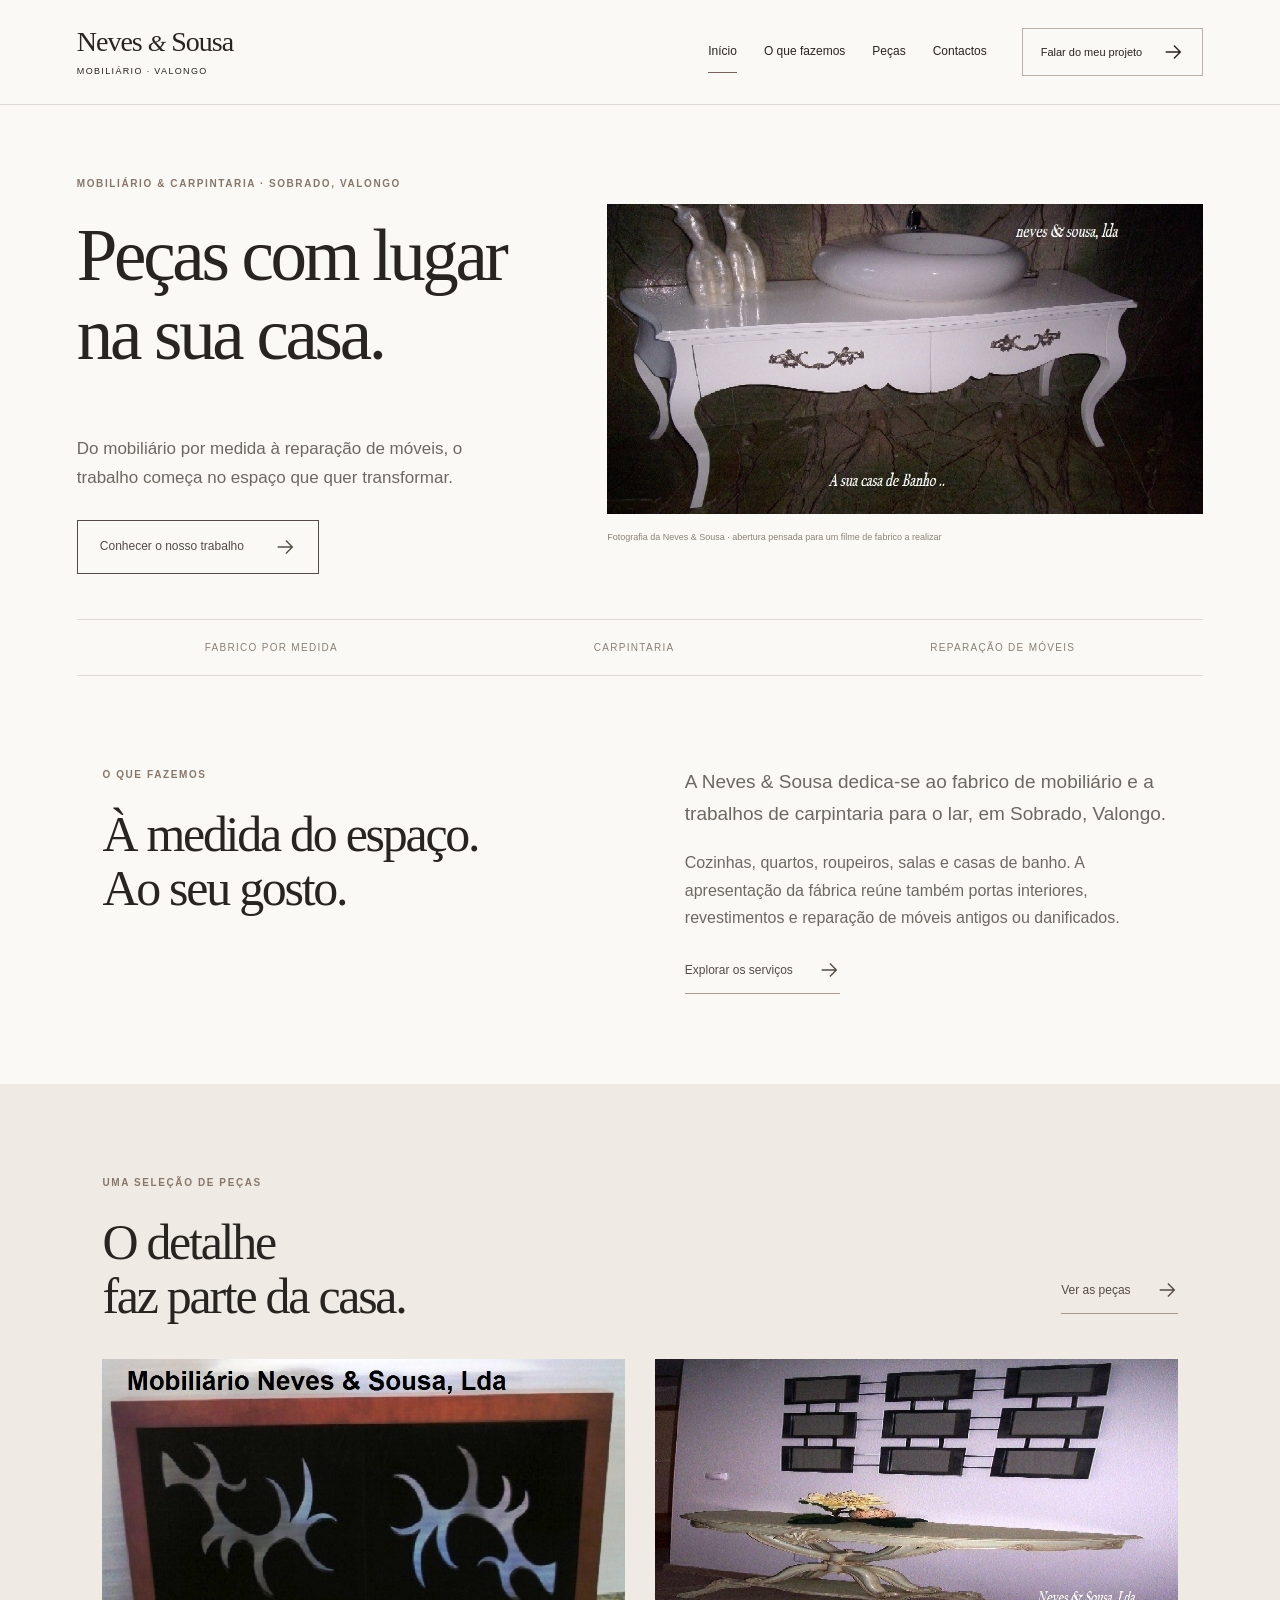
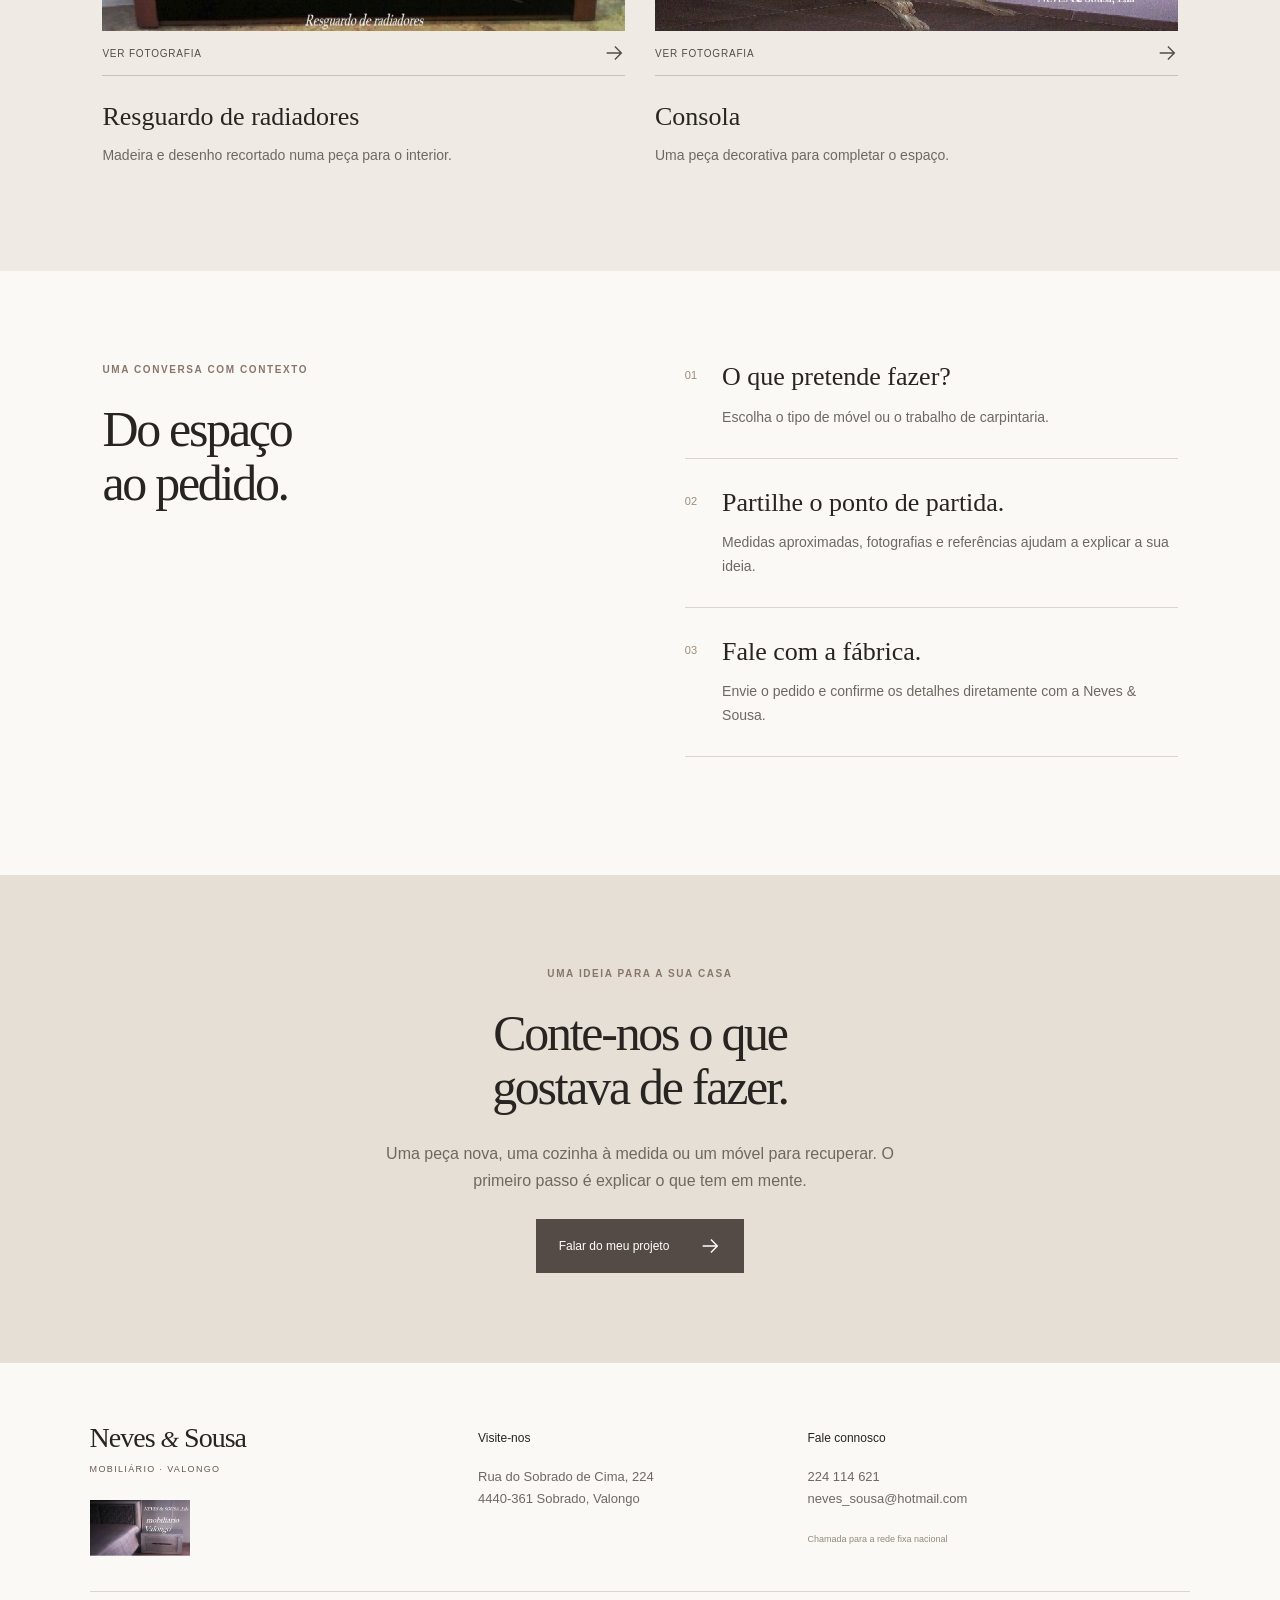
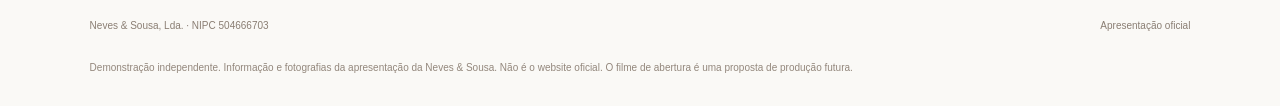
<file: index.html>
<!doctype html><html lang="pt-PT"><head><meta charset="utf-8"><meta name="viewport" content="width=device-width,initial-scale=1"><meta name="robots" content="noindex,nofollow"><title>Mobiliário por medida em Valongo · Neves &amp; Sousa</title><meta name="description" content="Mobiliário e carpintaria em Sobrado, Valongo. Conheça as peças e fale sobre o seu projeto com a Neves &amp; Sousa."><link rel="stylesheet" href="style.css"><script defer src="script.js"></script></head><body><a class="skip" href="#main">Saltar para o conteúdo</a><header><a href="index.html" class="brand">Neves <i>&amp;</i> Sousa<small>Mobiliário · Valongo</small></a><button class="menu" aria-expanded="false" aria-controls="nav">Menu <span aria-hidden="true">+</span></button><nav id="nav" aria-label="Navegação principal"><a href="index.html" aria-current="page">Início</a><a href="servicos.html">O que fazemos</a><a href="pecas.html">Peças</a><a href="contactos.html">Contactos</a></nav><a class="header-cta" href="contactos.html">Falar do meu projeto<svg aria-hidden="true" viewBox="0 0 24 24"><path d="M4 12h15M13 5l7 7-7 7"/></svg></a></header><main id="main"><section class="hero"><div class="hero-copy"><p class="eyebrow">Mobiliário &amp; carpintaria · Sobrado, Valongo</p><h1>Peças com lugar<br>na sua casa.</h1><p>Do mobiliário por medida à reparação de móveis, o trabalho começa no espaço que quer transformar.</p><a class="button" href="pecas.html">Conhecer o nosso trabalho<svg aria-hidden="true" viewBox="0 0 24 24"><path d="M4 12h15M13 5l7 7-7 7"/></svg></a></div><figure><img src="assets/foto_791_2.jpg" alt="Móvel de casa de banho com linhas curvas, apresentado pela Neves e Sousa" width="960" height="500" fetchpriority="high"><figcaption>Fotografia da Neves &amp; Sousa · abertura pensada para um filme de fabrico a realizar</figcaption></figure></section><div class="intro-line"><span>Fabrico por medida</span><span>Carpintaria</span><span>Reparação de móveis</span></div><section class="section two"><div><p class="eyebrow">O que fazemos</p><h2>À medida do espaço.<br>Ao seu gosto.</h2></div><div><p class="lead">A Neves &amp; Sousa dedica-se ao fabrico de mobiliário e a trabalhos de carpintaria para o lar, em Sobrado, Valongo.</p><p>Cozinhas, quartos, roupeiros, salas e casas de banho. A apresentação da fábrica reúne também portas interiores, revestimentos e reparação de móveis antigos ou danificados.</p><a class="text-link" href="servicos.html">Explorar os serviços<svg aria-hidden="true" viewBox="0 0 24 24"><path d="M4 12h15M13 5l7 7-7 7"/></svg></a></div></section><section class="section showcase"><div class="section-top"><div><p class="eyebrow">Uma seleção de peças</p><h2>O detalhe<br>faz parte da casa.</h2></div><a class="text-link" href="pecas.html">Ver as peças<svg aria-hidden="true" viewBox="0 0 24 24"><path d="M4 12h15M13 5l7 7-7 7"/></svg></a></div><div class="two pieces-preview"><article class="piece" data-category="interior"><button data-photo="assets/foto_791_1.jpg" data-caption="Resguardo de radiadores"><img src="assets/foto_791_1.jpg" alt="Resguardo de radiadores, fotografia partilhada pela Neves e Sousa" width="960" height="500" loading="lazy"><span>Ver fotografia<svg aria-hidden="true" viewBox="0 0 24 24"><path d="M4 12h15M13 5l7 7-7 7"/></svg></span></button><div><h3>Resguardo de radiadores</h3><p>Madeira e desenho recortado numa peça para o interior.</p></div></article><article class="piece" data-category="sala"><button data-photo="assets/foto_791_3.jpg" data-caption="Consola"><img src="assets/foto_791_3.jpg" alt="Consola, fotografia partilhada pela Neves e Sousa" width="960" height="500" loading="lazy"><span>Ver fotografia<svg aria-hidden="true" viewBox="0 0 24 24"><path d="M4 12h15M13 5l7 7-7 7"/></svg></span></button><div><h3>Consola</h3><p>Uma peça decorativa para completar o espaço.</p></div></article></div></section><section class="section two"><div><p class="eyebrow">Uma conversa com contexto</p><h2>Do espaço<br>ao pedido.</h2></div><ol class="steps"><li><span>01</span><div><h3>O que pretende fazer?</h3><p>Escolha o tipo de móvel ou o trabalho de carpintaria.</p></div></li><li><span>02</span><div><h3>Partilhe o ponto de partida.</h3><p>Medidas aproximadas, fotografias e referências ajudam a explicar a sua ideia.</p></div></li><li><span>03</span><div><h3>Fale com a fábrica.</h3><p>Envie o pedido e confirme os detalhes diretamente com a Neves &amp; Sousa.</p></div></li></ol></section><section class="cta"><p class="eyebrow">Uma ideia para a sua casa</p><h2>Conte-nos o que<br>gostava de fazer.</h2><p>Uma peça nova, uma cozinha à medida ou um móvel para recuperar. O primeiro passo é explicar o que tem em mente.</p><a class="button" href="contactos.html">Falar do meu projeto<svg aria-hidden="true" viewBox="0 0 24 24"><path d="M4 12h15M13 5l7 7-7 7"/></svg></a></section></main><footer><div class="footer-top"><div class="footer-brand"><span class="brand">Neves <i>&amp;</i> Sousa<small>Mobiliário · Valongo</small></span><img src="assets/fotop791_logo.jpg" alt="Identidade original de Mobiliário Neves e Sousa" width="178" height="100"></div><div><b>Visite-nos</b><p>Rua do Sobrado de Cima, 224<br>4440-361 Sobrado, Valongo</p></div><div><b>Fale connosco</b><p><a href="tel:+351224114621">224 114 621</a><br><a href="mailto:neves_sousa@hotmail.com">neves_sousa@hotmail.com</a></p><small>Chamada para a rede fixa nacional</small></div></div><div class="footer-bottom"><span>Neves &amp; Sousa, Lda. · NIPC 504666703</span><a href="https://www.netsearch.pt/mss/">Apresentação oficial</a></div><p class="demo">Demonstração independente. Informação e fotografias da apresentação da Neves &amp; Sousa. Não é o website oficial. O filme de abertura é uma proposta de produção futura.</p></footer><dialog id="lightbox"><button class="close" aria-label="Fechar fotografia">Fechar <span aria-hidden="true">×</span></button><img alt=""><p></p></dialog></body></html>
</file>
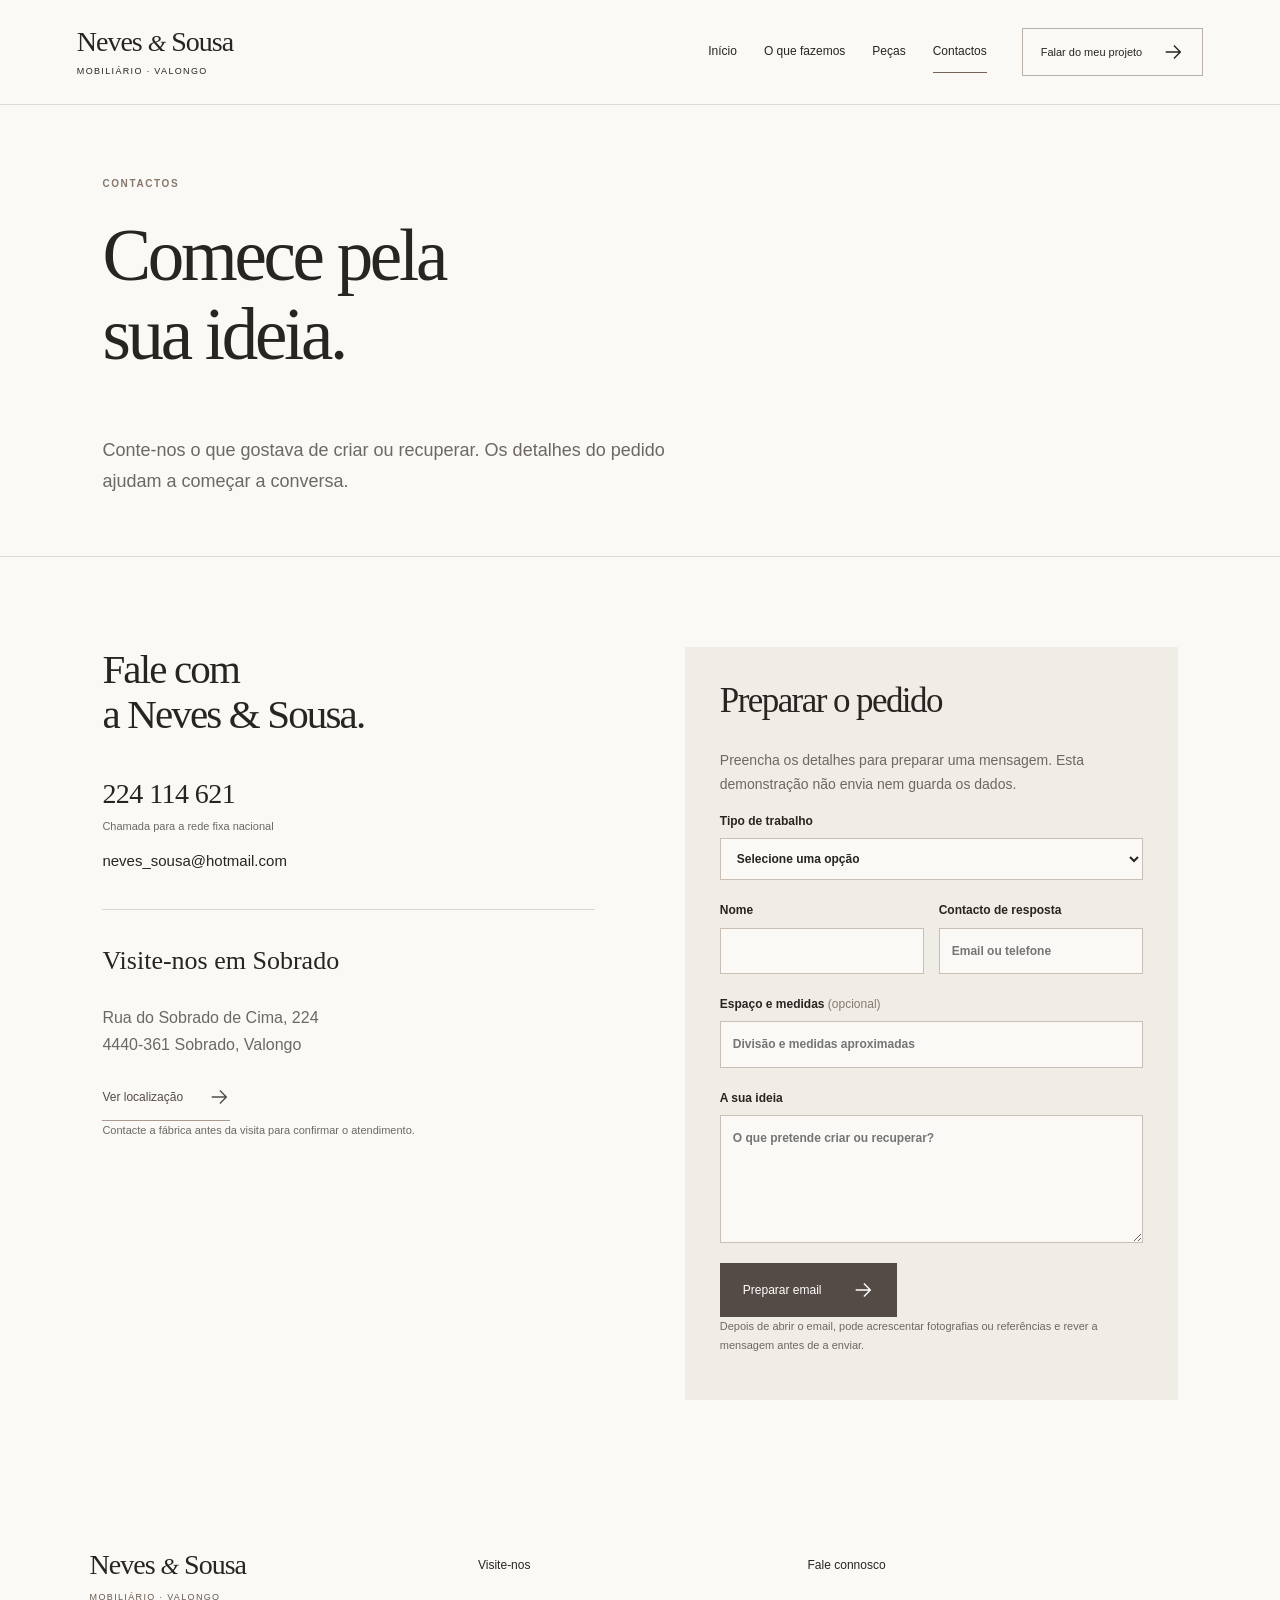
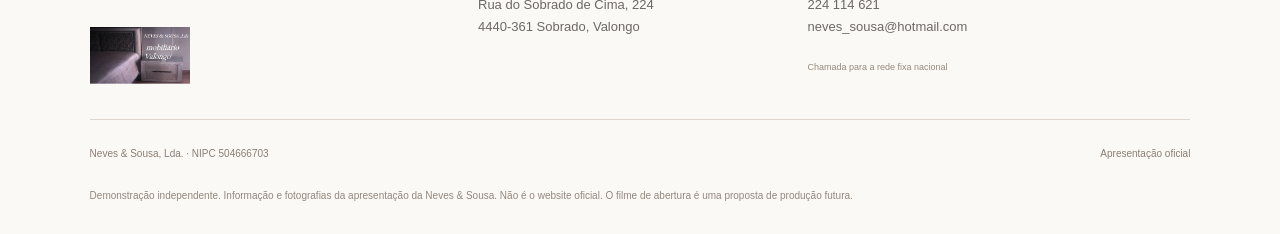
<file: contactos.html>
<!doctype html><html lang="pt-PT"><head><meta charset="utf-8"><meta name="viewport" content="width=device-width,initial-scale=1"><meta name="robots" content="noindex,nofollow"><title>Contactos · Neves &amp; Sousa</title><meta name="description" content="Mobiliário e carpintaria em Sobrado, Valongo. Conheça as peças e fale sobre o seu projeto com a Neves &amp; Sousa."><link rel="stylesheet" href="style.css"><script defer src="script.js"></script></head><body><a class="skip" href="#main">Saltar para o conteúdo</a><header><a href="index.html" class="brand">Neves <i>&amp;</i> Sousa<small>Mobiliário · Valongo</small></a><button class="menu" aria-expanded="false" aria-controls="nav">Menu <span aria-hidden="true">+</span></button><nav id="nav" aria-label="Navegação principal"><a href="index.html">Início</a><a href="servicos.html">O que fazemos</a><a href="pecas.html">Peças</a><a href="contactos.html" aria-current="page">Contactos</a></nav><a class="header-cta" href="contactos.html">Falar do meu projeto<svg aria-hidden="true" viewBox="0 0 24 24"><path d="M4 12h15M13 5l7 7-7 7"/></svg></a></header><main id="main"><section class="page-head"><p class="eyebrow">Contactos</p><h1>Comece pela<br>sua ideia.</h1><p>Conte-nos o que gostava de criar ou recuperar. Os detalhes do pedido ajudam a começar a conversa.</p></section><section class="section two contact"><div><h2>Fale com<br>a Neves &amp; Sousa.</h2><a class="phone" href="tel:+351224114621">224 114 621</a><p class="small">Chamada para a rede fixa nacional</p><a class="email" href="mailto:neves_sousa@hotmail.com">neves_sousa@hotmail.com</a><hr><h3>Visite-nos em Sobrado</h3><p>Rua do Sobrado de Cima, 224<br>4440-361 Sobrado, Valongo</p><a class="text-link" href="https://www.google.com/maps/search/?api=1&query=Neves%20Sousa%20Rua%20Sobrado%20de%20Cima%20224%20Valongo">Ver localização<svg aria-hidden="true" viewBox="0 0 24 24"><path d="M4 12h15M13 5l7 7-7 7"/></svg></a><p class="small">Contacte a fábrica antes da visita para confirmar o atendimento.</p></div><div class="request"><h2>Preparar o pedido</h2><p>Preencha os detalhes para preparar uma mensagem. Esta demonstração não envia nem guarda os dados.</p><form id="request-form"><label>Tipo de trabalho<select name="service" required><option value="">Selecione uma opção</option><option value="cozinhas">Cozinhas e roupeiros</option><option value="quartos">Quartos e salas</option><option value="carpintaria">Carpintaria de interiores</option><option value="reparacao">Reparação de móveis</option><option value="outro">Outro trabalho</option></select></label><div class="form-grid"><label>Nome<input name="name" autocomplete="name" maxlength="100" required></label><label>Contacto de resposta<input name="contact" placeholder="Email ou telefone" maxlength="120" required></label></div><label>Espaço e medidas <span>(opcional)</span><input name="space" placeholder="Divisão e medidas aproximadas" maxlength="200"></label><label>A sua ideia<textarea name="message" rows="5" maxlength="2000" required placeholder="O que pretende criar ou recuperar?"></textarea></label><button class="button" type="submit">Preparar email<svg aria-hidden="true" viewBox="0 0 24 24"><path d="M4 12h15M13 5l7 7-7 7"/></svg></button><p class="form-result" role="status" hidden></p><p class="small">Depois de abrir o email, pode acrescentar fotografias ou referências e rever a mensagem antes de a enviar.</p></form></div></section></main><footer><div class="footer-top"><div class="footer-brand"><span class="brand">Neves <i>&amp;</i> Sousa<small>Mobiliário · Valongo</small></span><img src="assets/fotop791_logo.jpg" alt="Identidade original de Mobiliário Neves e Sousa" width="178" height="100"></div><div><b>Visite-nos</b><p>Rua do Sobrado de Cima, 224<br>4440-361 Sobrado, Valongo</p></div><div><b>Fale connosco</b><p><a href="tel:+351224114621">224 114 621</a><br><a href="mailto:neves_sousa@hotmail.com">neves_sousa@hotmail.com</a></p><small>Chamada para a rede fixa nacional</small></div></div><div class="footer-bottom"><span>Neves &amp; Sousa, Lda. · NIPC 504666703</span><a href="https://www.netsearch.pt/mss/">Apresentação oficial</a></div><p class="demo">Demonstração independente. Informação e fotografias da apresentação da Neves &amp; Sousa. Não é o website oficial. O filme de abertura é uma proposta de produção futura.</p></footer><dialog id="lightbox"><button class="close" aria-label="Fechar fotografia">Fechar <span aria-hidden="true">×</span></button><img alt=""><p></p></dialog></body></html>
</file>
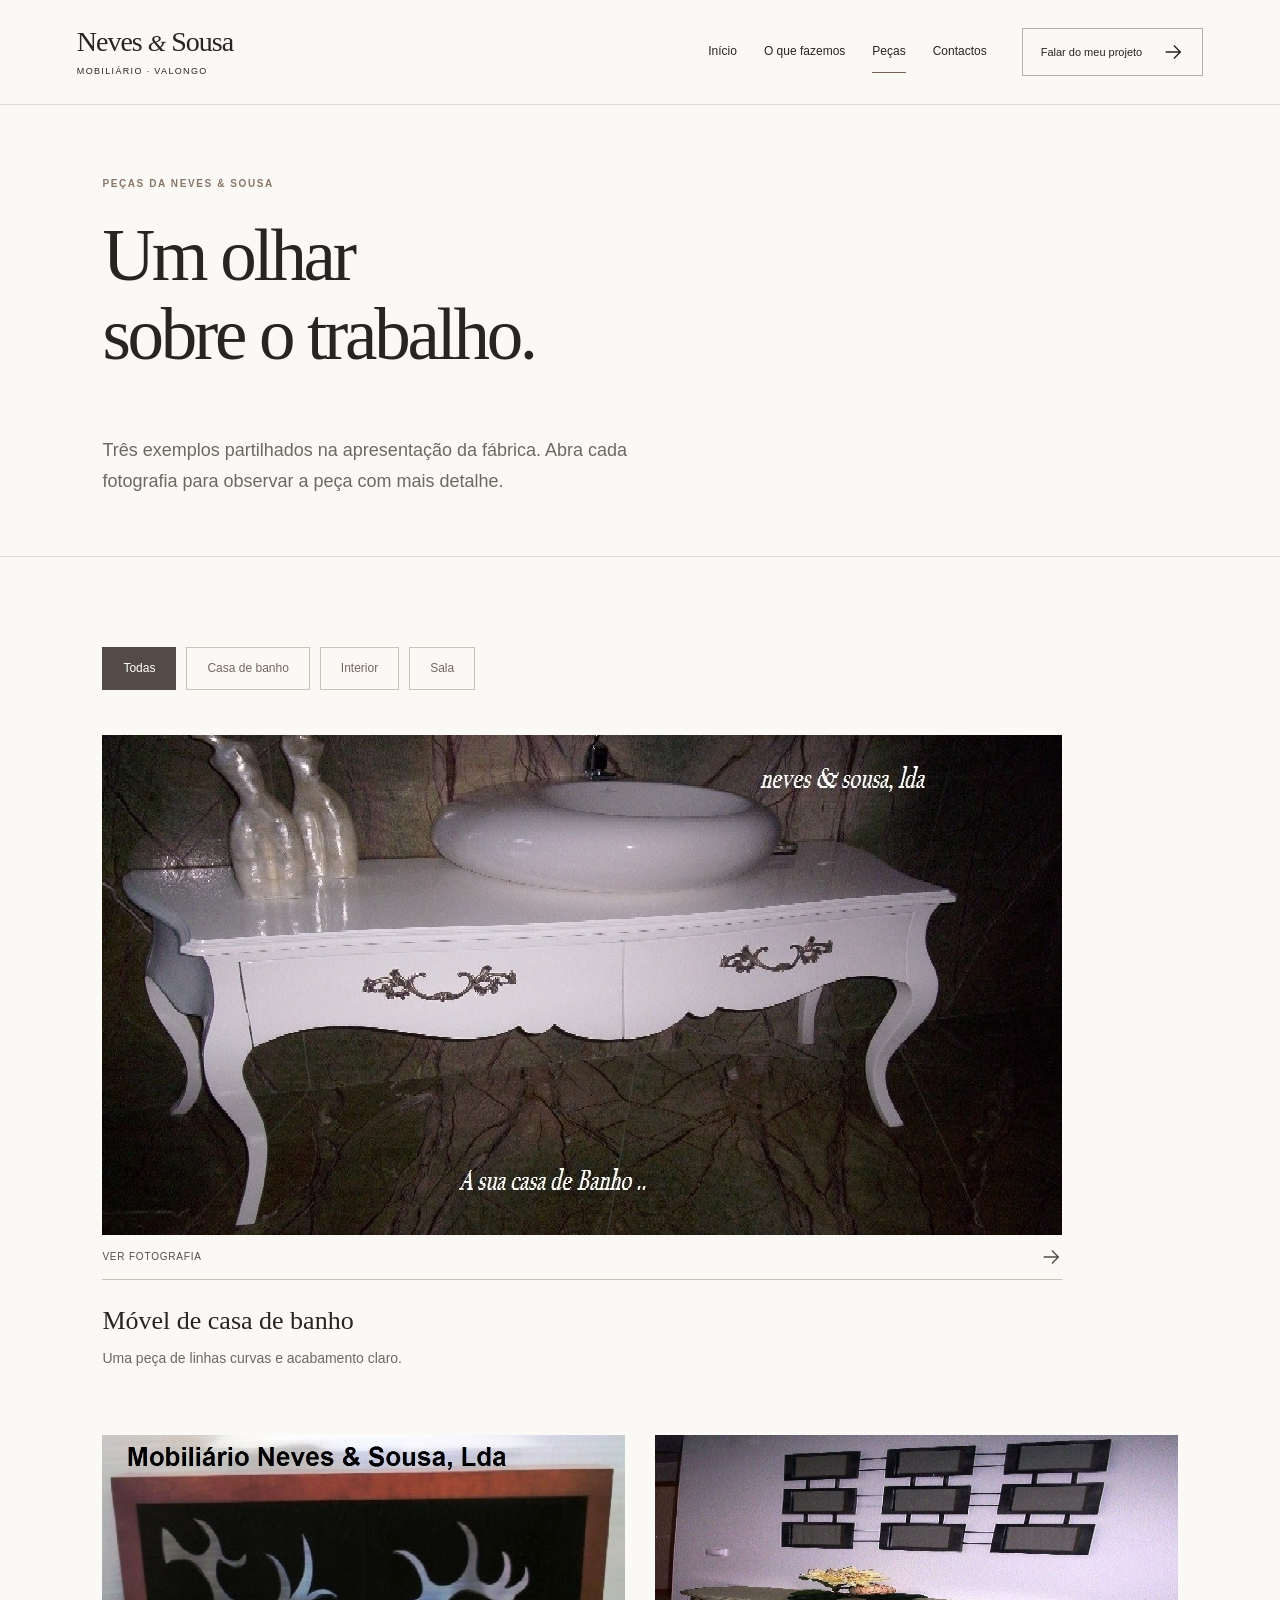
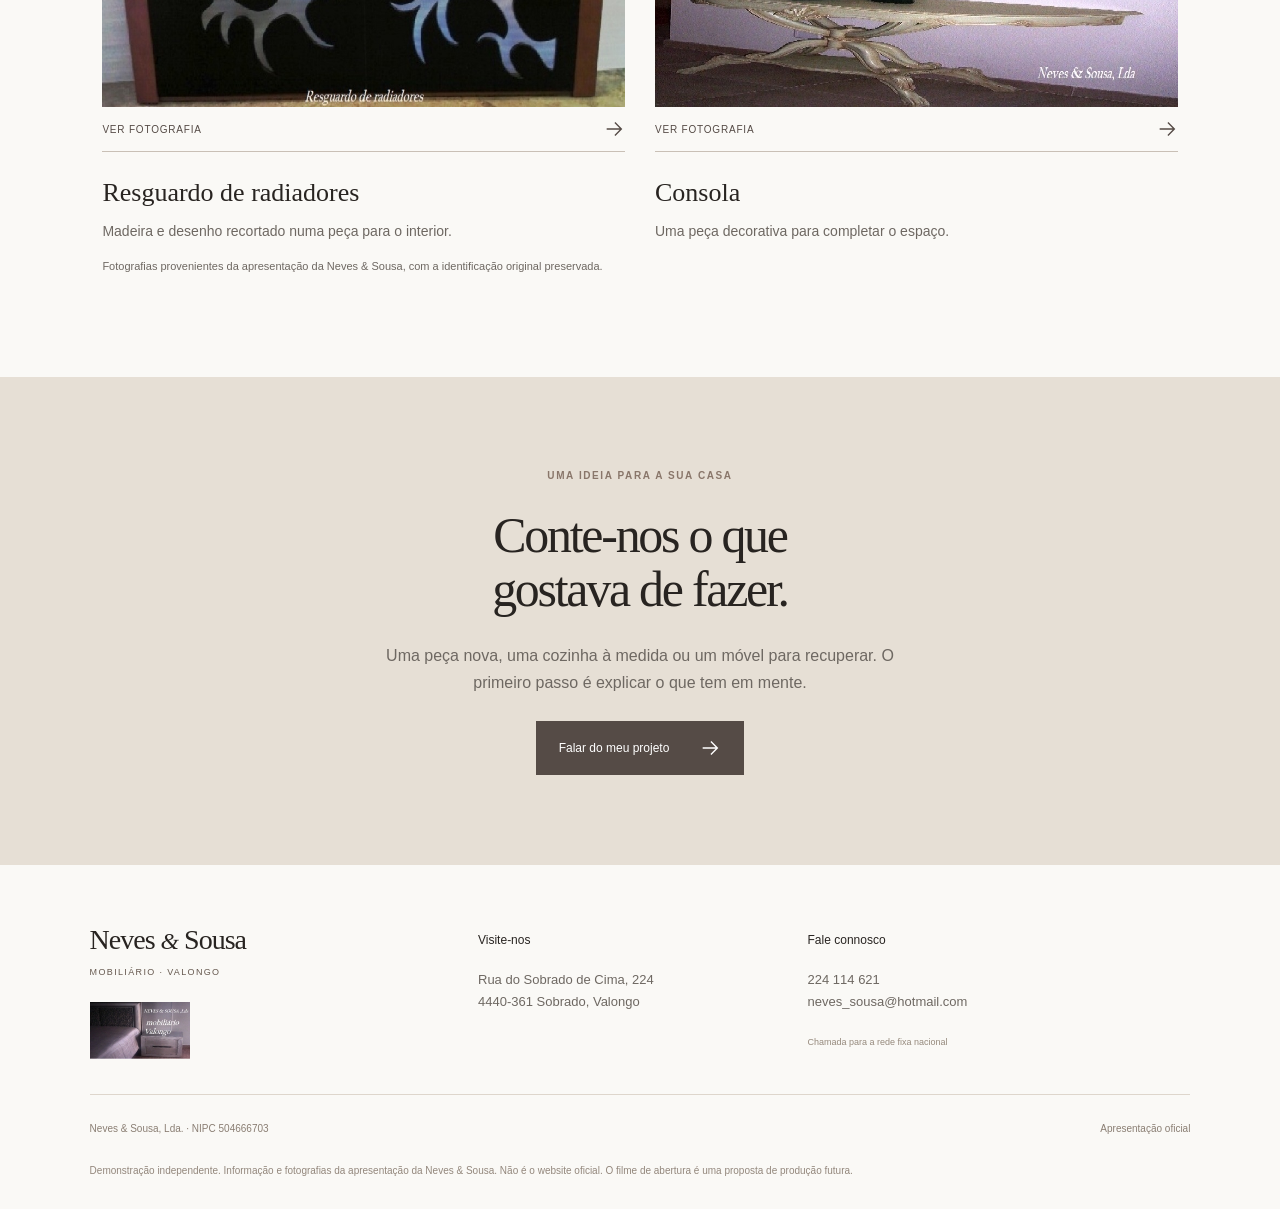
<file: pecas.html>
<!doctype html><html lang="pt-PT"><head><meta charset="utf-8"><meta name="viewport" content="width=device-width,initial-scale=1"><meta name="robots" content="noindex,nofollow"><title>Peças e detalhes · Neves &amp; Sousa</title><meta name="description" content="Mobiliário e carpintaria em Sobrado, Valongo. Conheça as peças e fale sobre o seu projeto com a Neves &amp; Sousa."><link rel="stylesheet" href="style.css"><script defer src="script.js"></script></head><body><a class="skip" href="#main">Saltar para o conteúdo</a><header><a href="index.html" class="brand">Neves <i>&amp;</i> Sousa<small>Mobiliário · Valongo</small></a><button class="menu" aria-expanded="false" aria-controls="nav">Menu <span aria-hidden="true">+</span></button><nav id="nav" aria-label="Navegação principal"><a href="index.html">Início</a><a href="servicos.html">O que fazemos</a><a href="pecas.html" aria-current="page">Peças</a><a href="contactos.html">Contactos</a></nav><a class="header-cta" href="contactos.html">Falar do meu projeto<svg aria-hidden="true" viewBox="0 0 24 24"><path d="M4 12h15M13 5l7 7-7 7"/></svg></a></header><main id="main"><section class="page-head"><p class="eyebrow">Peças da Neves &amp; Sousa</p><h1>Um olhar<br>sobre o trabalho.</h1><p>Três exemplos partilhados na apresentação da fábrica. Abra cada fotografia para observar a peça com mais detalhe.</p></section><section class="section"><div class="filters" role="group" aria-label="Filtrar peças"><button class="active" data-filter="all" aria-pressed="true">Todas</button><button data-filter="banho" aria-pressed="false">Casa de banho</button><button data-filter="interior" aria-pressed="false">Interior</button><button data-filter="sala" aria-pressed="false">Sala</button></div><div class="pieces-grid"><article class="piece" data-category="banho"><button data-photo="assets/foto_791_2.jpg" data-caption="Móvel de casa de banho"><img src="assets/foto_791_2.jpg" alt="Móvel de casa de banho, fotografia partilhada pela Neves e Sousa" width="960" height="500" loading="lazy"><span>Ver fotografia<svg aria-hidden="true" viewBox="0 0 24 24"><path d="M4 12h15M13 5l7 7-7 7"/></svg></span></button><div><h3>Móvel de casa de banho</h3><p>Uma peça de linhas curvas e acabamento claro.</p></div></article><article class="piece" data-category="interior"><button data-photo="assets/foto_791_1.jpg" data-caption="Resguardo de radiadores"><img src="assets/foto_791_1.jpg" alt="Resguardo de radiadores, fotografia partilhada pela Neves e Sousa" width="960" height="500" loading="lazy"><span>Ver fotografia<svg aria-hidden="true" viewBox="0 0 24 24"><path d="M4 12h15M13 5l7 7-7 7"/></svg></span></button><div><h3>Resguardo de radiadores</h3><p>Madeira e desenho recortado numa peça para o interior.</p></div></article><article class="piece" data-category="sala"><button data-photo="assets/foto_791_3.jpg" data-caption="Consola"><img src="assets/foto_791_3.jpg" alt="Consola, fotografia partilhada pela Neves e Sousa" width="960" height="500" loading="lazy"><span>Ver fotografia<svg aria-hidden="true" viewBox="0 0 24 24"><path d="M4 12h15M13 5l7 7-7 7"/></svg></span></button><div><h3>Consola</h3><p>Uma peça decorativa para completar o espaço.</p></div></article></div><p class="small">Fotografias provenientes da apresentação da Neves &amp; Sousa, com a identificação original preservada.</p></section><section class="cta"><p class="eyebrow">Uma ideia para a sua casa</p><h2>Conte-nos o que<br>gostava de fazer.</h2><p>Uma peça nova, uma cozinha à medida ou um móvel para recuperar. O primeiro passo é explicar o que tem em mente.</p><a class="button" href="contactos.html">Falar do meu projeto<svg aria-hidden="true" viewBox="0 0 24 24"><path d="M4 12h15M13 5l7 7-7 7"/></svg></a></section></main><footer><div class="footer-top"><div class="footer-brand"><span class="brand">Neves <i>&amp;</i> Sousa<small>Mobiliário · Valongo</small></span><img src="assets/fotop791_logo.jpg" alt="Identidade original de Mobiliário Neves e Sousa" width="178" height="100"></div><div><b>Visite-nos</b><p>Rua do Sobrado de Cima, 224<br>4440-361 Sobrado, Valongo</p></div><div><b>Fale connosco</b><p><a href="tel:+351224114621">224 114 621</a><br><a href="mailto:neves_sousa@hotmail.com">neves_sousa@hotmail.com</a></p><small>Chamada para a rede fixa nacional</small></div></div><div class="footer-bottom"><span>Neves &amp; Sousa, Lda. · NIPC 504666703</span><a href="https://www.netsearch.pt/mss/">Apresentação oficial</a></div><p class="demo">Demonstração independente. Informação e fotografias da apresentação da Neves &amp; Sousa. Não é o website oficial. O filme de abertura é uma proposta de produção futura.</p></footer><dialog id="lightbox"><button class="close" aria-label="Fechar fotografia">Fechar <span aria-hidden="true">×</span></button><img alt=""><p></p></dialog></body></html>
</file>
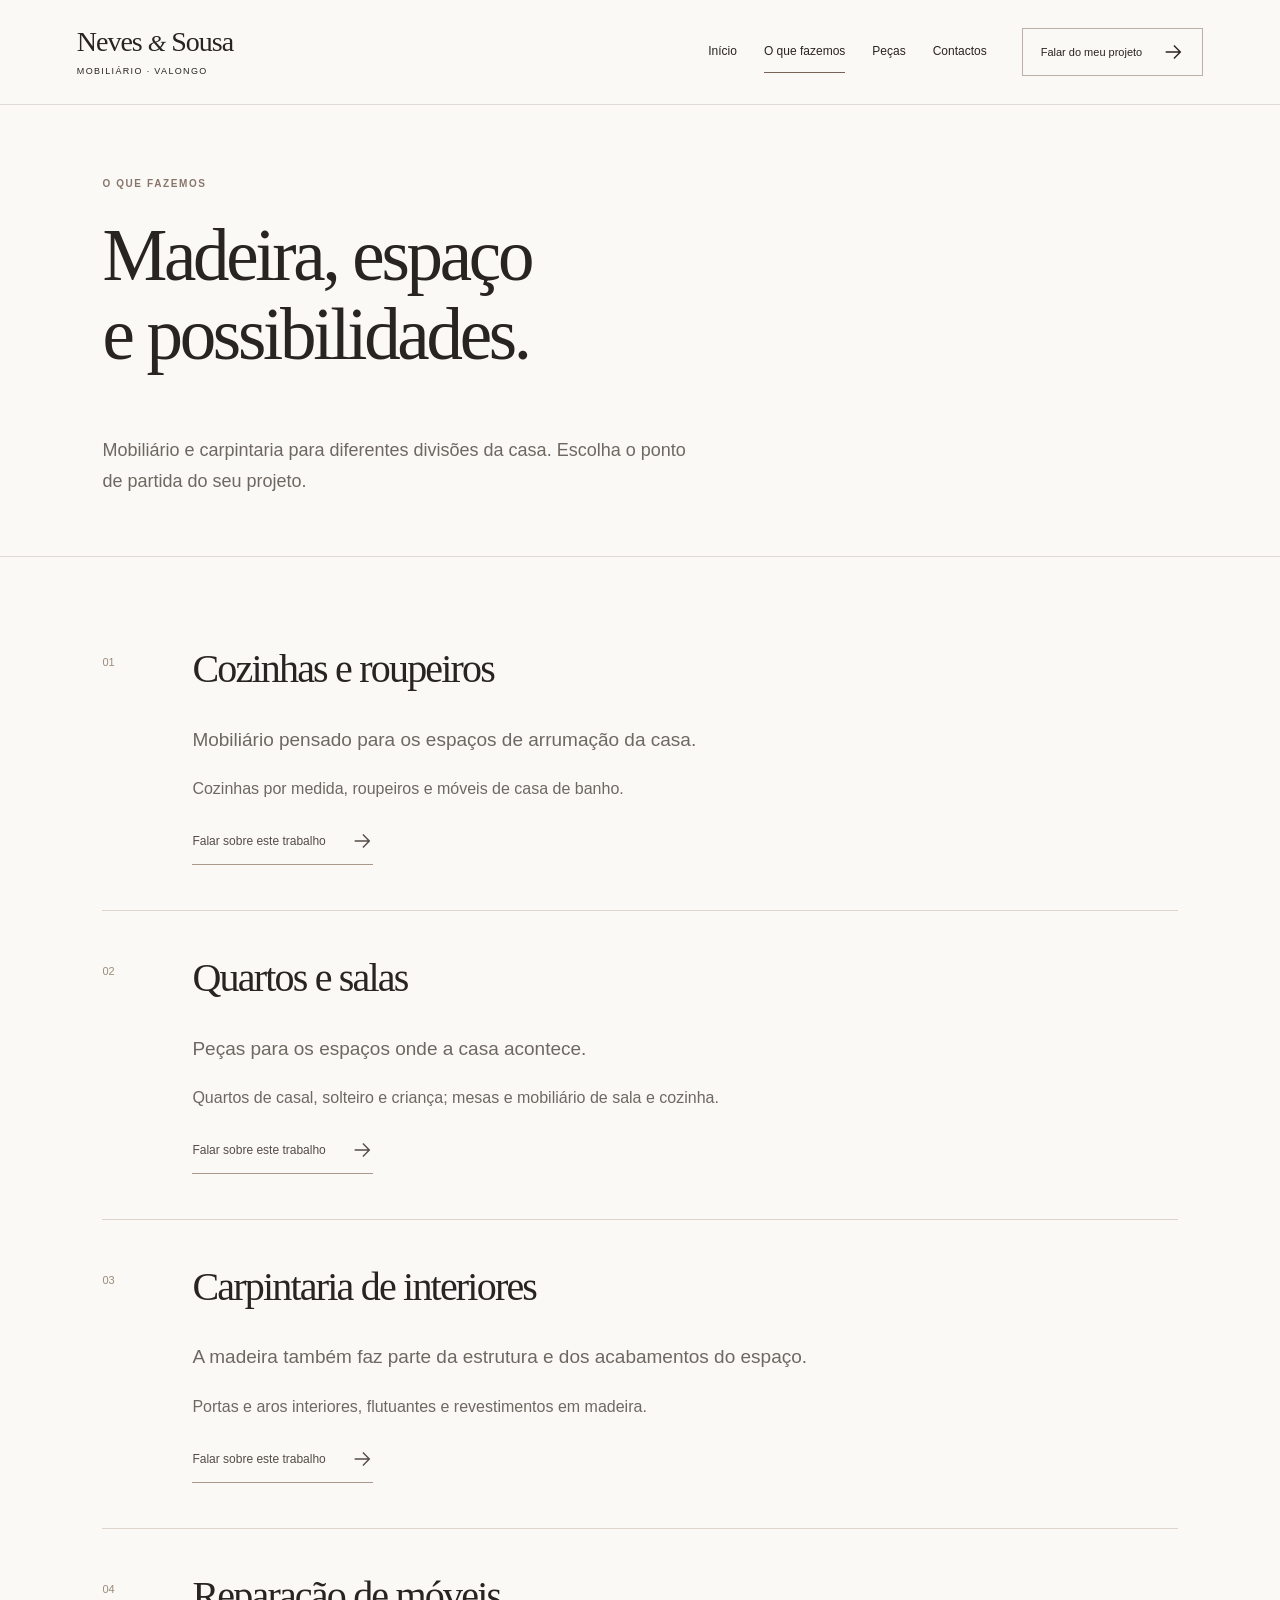
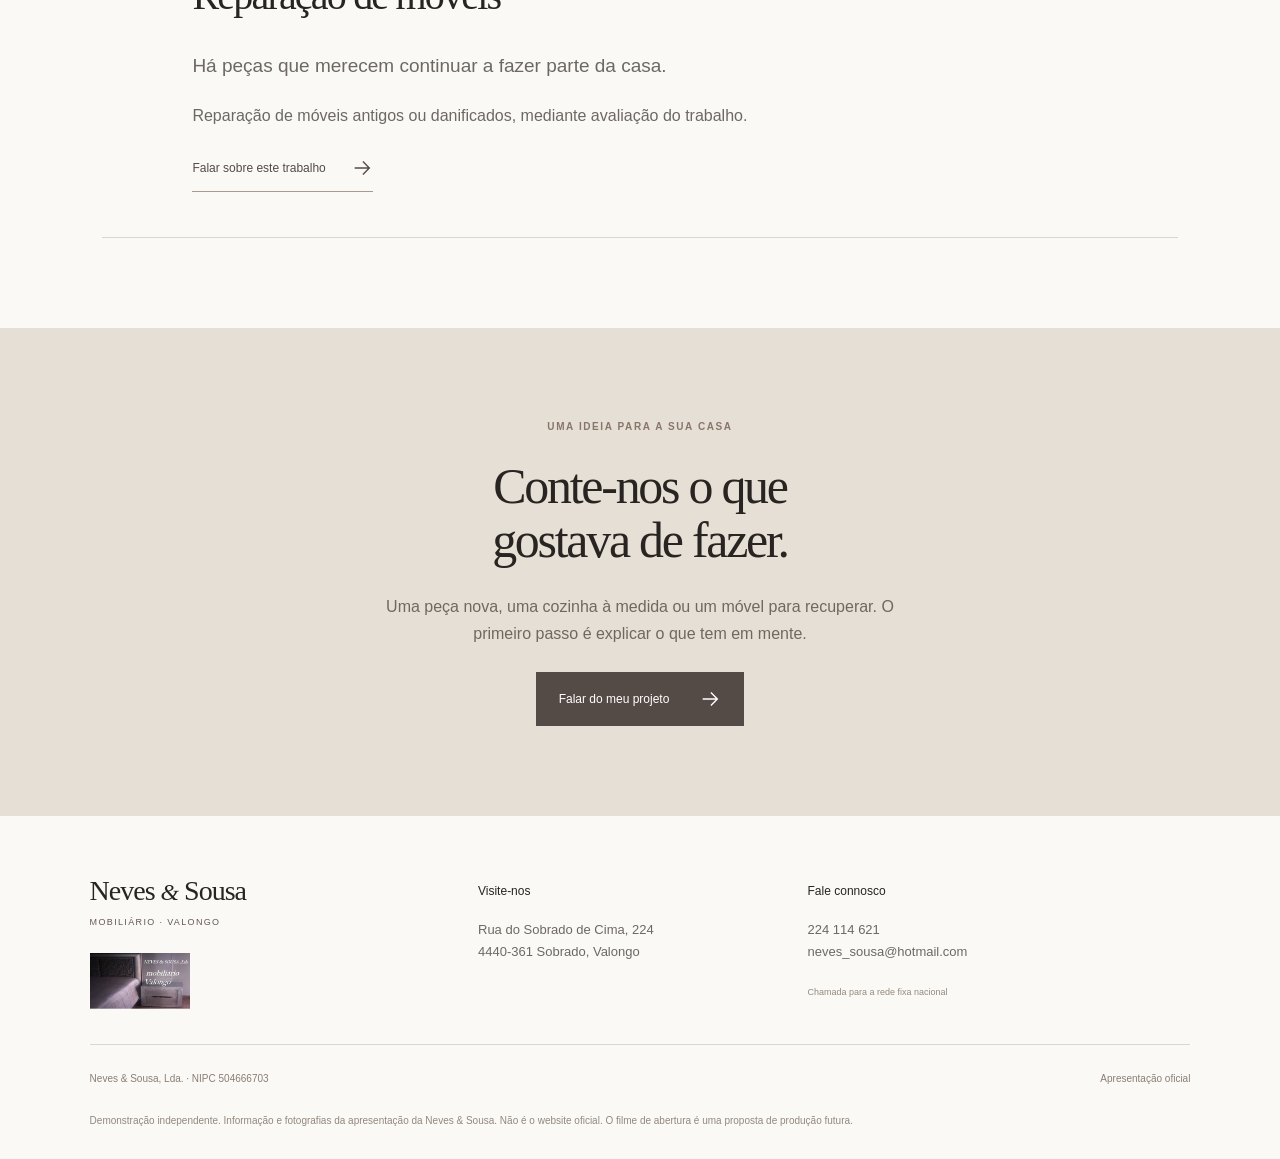
<file: servicos.html>
<!doctype html><html lang="pt-PT"><head><meta charset="utf-8"><meta name="viewport" content="width=device-width,initial-scale=1"><meta name="robots" content="noindex,nofollow"><title>Mobiliário e carpintaria · Neves &amp; Sousa</title><meta name="description" content="Mobiliário e carpintaria em Sobrado, Valongo. Conheça as peças e fale sobre o seu projeto com a Neves &amp; Sousa."><link rel="stylesheet" href="style.css"><script defer src="script.js"></script></head><body><a class="skip" href="#main">Saltar para o conteúdo</a><header><a href="index.html" class="brand">Neves <i>&amp;</i> Sousa<small>Mobiliário · Valongo</small></a><button class="menu" aria-expanded="false" aria-controls="nav">Menu <span aria-hidden="true">+</span></button><nav id="nav" aria-label="Navegação principal"><a href="index.html">Início</a><a href="servicos.html" aria-current="page">O que fazemos</a><a href="pecas.html">Peças</a><a href="contactos.html">Contactos</a></nav><a class="header-cta" href="contactos.html">Falar do meu projeto<svg aria-hidden="true" viewBox="0 0 24 24"><path d="M4 12h15M13 5l7 7-7 7"/></svg></a></header><main id="main"><section class="page-head"><p class="eyebrow">O que fazemos</p><h1>Madeira, espaço<br>e possibilidades.</h1><p>Mobiliário e carpintaria para diferentes divisões da casa. Escolha o ponto de partida do seu projeto.</p></section><div class="section services"><section class="service" id="cozinhas"><span class="n">01</span><div><h2>Cozinhas e roupeiros</h2><p class="lead">Mobiliário pensado para os espaços de arrumação da casa.</p><p>Cozinhas por medida, roupeiros e móveis de casa de banho.</p><a class="text-link" href="contactos.html?servico=cozinhas">Falar sobre este trabalho<svg aria-hidden="true" viewBox="0 0 24 24"><path d="M4 12h15M13 5l7 7-7 7"/></svg></a></div></section><section class="service" id="quartos"><span class="n">02</span><div><h2>Quartos e salas</h2><p class="lead">Peças para os espaços onde a casa acontece.</p><p>Quartos de casal, solteiro e criança; mesas e mobiliário de sala e cozinha.</p><a class="text-link" href="contactos.html?servico=quartos">Falar sobre este trabalho<svg aria-hidden="true" viewBox="0 0 24 24"><path d="M4 12h15M13 5l7 7-7 7"/></svg></a></div></section><section class="service" id="carpintaria"><span class="n">03</span><div><h2>Carpintaria de interiores</h2><p class="lead">A madeira também faz parte da estrutura e dos acabamentos do espaço.</p><p>Portas e aros interiores, flutuantes e revestimentos em madeira.</p><a class="text-link" href="contactos.html?servico=carpintaria">Falar sobre este trabalho<svg aria-hidden="true" viewBox="0 0 24 24"><path d="M4 12h15M13 5l7 7-7 7"/></svg></a></div></section><section class="service" id="reparacao"><span class="n">04</span><div><h2>Reparação de móveis</h2><p class="lead">Há peças que merecem continuar a fazer parte da casa.</p><p>Reparação de móveis antigos ou danificados, mediante avaliação do trabalho.</p><a class="text-link" href="contactos.html?servico=reparacao">Falar sobre este trabalho<svg aria-hidden="true" viewBox="0 0 24 24"><path d="M4 12h15M13 5l7 7-7 7"/></svg></a></div></section></div><section class="cta"><p class="eyebrow">Uma ideia para a sua casa</p><h2>Conte-nos o que<br>gostava de fazer.</h2><p>Uma peça nova, uma cozinha à medida ou um móvel para recuperar. O primeiro passo é explicar o que tem em mente.</p><a class="button" href="contactos.html">Falar do meu projeto<svg aria-hidden="true" viewBox="0 0 24 24"><path d="M4 12h15M13 5l7 7-7 7"/></svg></a></section></main><footer><div class="footer-top"><div class="footer-brand"><span class="brand">Neves <i>&amp;</i> Sousa<small>Mobiliário · Valongo</small></span><img src="assets/fotop791_logo.jpg" alt="Identidade original de Mobiliário Neves e Sousa" width="178" height="100"></div><div><b>Visite-nos</b><p>Rua do Sobrado de Cima, 224<br>4440-361 Sobrado, Valongo</p></div><div><b>Fale connosco</b><p><a href="tel:+351224114621">224 114 621</a><br><a href="mailto:neves_sousa@hotmail.com">neves_sousa@hotmail.com</a></p><small>Chamada para a rede fixa nacional</small></div></div><div class="footer-bottom"><span>Neves &amp; Sousa, Lda. · NIPC 504666703</span><a href="https://www.netsearch.pt/mss/">Apresentação oficial</a></div><p class="demo">Demonstração independente. Informação e fotografias da apresentação da Neves &amp; Sousa. Não é o website oficial. O filme de abertura é uma proposta de produção futura.</p></footer><dialog id="lightbox"><button class="close" aria-label="Fechar fotografia">Fechar <span aria-hidden="true">×</span></button><img alt=""><p></p></dialog></body></html>
</file>
<file: style.css>
*{box-sizing:border-box}html{scroll-behavior:smooth;scroll-padding-top:100px}body{margin:0;background:#faf9f6;color:#282421;font-family:Arial,Helvetica,sans-serif;line-height:1.7}a{color:inherit;text-decoration:none}button,input,select,textarea{font:inherit}button{cursor:pointer}img{display:block;max-width:100%}svg{width:22px;height:22px;fill:none;stroke:currentColor;stroke-width:1.5;flex:none}h1,h2,h3,p,figure{margin-top:0}h1,h2,h3,.brand{font-family:Georgia,'Times New Roman',serif;font-weight:400}h1,h2{letter-spacing:-.045em;line-height:1.08}h1{font-size:clamp(53px,5.7vw,82px)}h2{font-size:clamp(36px,3.9vw,55px)}h3{font-size:26px;line-height:1.25}p{color:#6e6862}a:focus-visible,button:focus-visible,input:focus-visible,select:focus-visible,textarea:focus-visible{outline:3px solid #68554e;outline-offset:4px}.skip{position:absolute;top:-50px;left:20px;background:white;z-index:50;padding:10px}.skip:focus{top:10px}header{height:105px;padding:0 6vw;display:flex;align-items:center;gap:35px;border-bottom:1px solid #dedbd4;background:#faf9f6;position:sticky;top:0;z-index:20}.brand{font-size:28px;line-height:1.1;letter-spacing:-1px;white-space:nowrap}.brand i{font-size:.85em}.brand small{display:block;font-family:Arial,sans-serif;font-size:9px;letter-spacing:.15em;text-transform:uppercase;margin-top:10px}nav{display:flex;gap:27px;margin-left:auto;font-size:12px}nav a{padding:10px 0}nav [aria-current]{border-bottom:1px solid #776258}.header-cta{display:flex;align-items:center;gap:20px;padding:12px 18px;border:1px solid #bab0a7;font-size:11px}.menu{display:none}.hero{padding:70px 6vw 45px;display:grid;grid-template-columns:.9fr 1.15fr;gap:5vw;align-items:center}.hero-copy>p:not(.eyebrow){max-width:400px;font-size:17px}.eyebrow{font-size:10px;font-weight:600;letter-spacing:.16em;text-transform:uppercase;color:#89766a;margin-bottom:25px}.hero figure{margin:0}.hero figure img{width:100%;height:auto}.hero figcaption{font-size:9px;color:#8c8278;line-height:1.6;padding-top:16px;max-width:470px}.button{display:inline-flex;align-items:center;justify-content:center;gap:30px;padding:15px 22px;background:#554b46;color:#fff;border:1px solid #554b46;font-size:12px;font-weight:500;line-height:1.4;transition:background .2s}.button:hover{background:#37302c}.hero .button{margin-top:10px;color:#554b46;background:transparent}.hero .button:hover{color:#fff;background:#554b46}.intro-line{margin:0 6vw;border-top:1px solid #dedbd4;border-bottom:1px solid #dedbd4;padding:19px 0;display:flex;justify-content:space-around;text-transform:uppercase;letter-spacing:.13em;font-size:10px;color:#8b8077}.section{padding:90px 8vw}.two{display:grid;grid-template-columns:1fr 1fr;gap:7vw}.lead{font-size:19px}.text-link{display:inline-flex;align-items:center;gap:25px;font-size:12px;padding:12px 0;color:#554b46;border-bottom:1px solid #a99a8d}.text-link:hover{color:#000}.showcase{background:#efebe4}.section-top{display:flex;justify-content:space-between;gap:30px;align-items:end;margin-bottom:35px}.section-top h2{margin-bottom:0}.section-top .text-link{margin-bottom:10px}.pieces-preview{gap:30px}.piece button{width:100%;padding:0;border:0;background:none;color:#554b46;text-align:left}.piece button img{width:100%;height:auto}.piece button>span{display:flex;justify-content:space-between;align-items:center;padding:11px 0;border-bottom:1px solid #c9c0b6;font-size:10px;letter-spacing:.08em;text-transform:uppercase}.piece h3{margin:25px 0 10px}.piece p{font-size:14px;max-width:480px}.piece button:hover>span{color:#000}.steps{list-style:none;padding:0;margin:0}.steps li{display:flex;gap:25px;padding:0 0 28px;margin-bottom:28px;border-bottom:1px solid #ddd5cb}.steps li>span{font-size:11px;color:#9d8b7a;padding-top:5px}.steps h3{font-size:26px;margin-bottom:12px}.steps p{font-size:14px;margin-bottom:0}.cta{padding:90px 7vw;text-align:center;background:#e6dfd5}.cta>p:not(.eyebrow){max-width:530px;margin:0 auto 25px;font-size:16px}.cta h2{margin-bottom:25px}.page-head{padding:70px 8vw 60px;border-bottom:1px solid #dedbd4}.page-head>p:last-child{max-width:600px;font-size:18px;margin-bottom:0}.service{display:grid;grid-template-columns:60px 1fr;gap:30px;border-bottom:1px solid #ddd5cb;padding:45px 0}.service:first-child{padding-top:0}.service h2{font-size:40px}.service .n{padding-top:6px;font-size:11px;color:#9d8b7a}.service p{max-width:700px}.filters{display:flex;flex-wrap:wrap;gap:10px;margin-bottom:45px}.filters button{border:1px solid #cbc2b8;background:none;color:#75685e;padding:10px 20px;font-size:12px}.filters button.active{background:#554b46;color:white;border-color:#554b46}.pieces-grid{display:grid;grid-template-columns:1fr 1fr;gap:50px 30px}.pieces-grid .piece:first-child{grid-column:1/-1;max-width:960px}.piece[hidden]{display:none}.small{font-size:11px}.contact h2{font-size:41px}.phone{font-size:28px;font-family:Georgia,serif;letter-spacing:-.02em}.email{font-size:15px;overflow-wrap:anywhere}.contact hr{border:0;border-top:1px solid #ded6cc;margin:35px 0}.request{padding:35px;background:#f0ece6}.request h2{font-size:35px}.request>p{font-size:14px}label{display:block;font-size:12px;font-weight:600;margin-bottom:20px}label span{font-weight:400;color:#857a70}input,select,textarea{display:block;width:100%;min-width:0;background:#faf9f6;border:1px solid #c9bfb4;padding:12px;margin-top:7px;color:#282421;border-radius:0}textarea{resize:vertical}.form-grid{display:grid;grid-template-columns:1fr 1fr;gap:15px}.form-result{font-size:13px;margin:20px 0 0}.form-result a{text-decoration:underline}.footer-top{display:grid;grid-template-columns:1.2fr 1fr 1.3fr;gap:35px;padding:60px 7vw 35px}.footer-top b{font-weight:500;font-size:12px}.footer-top p{font-size:13px;margin-top:16px}.footer-top small{font-size:9px;color:#95897c}.footer-brand img{width:100px;height:auto;margin-top:25px}.footer-brand .brand small{font-size:9px;color:#65584e}.footer-bottom{border-top:1px solid #ded6cc;margin:0 7vw;padding:25px 0;display:flex;justify-content:space-between;gap:20px;font-size:10px;color:#8a7e73}.demo{margin:0;padding:0 7vw 30px;max-width:1050px;font-size:10px;color:#93877c}dialog{border:0;padding:55px 20px 15px;width:min(1050px,94vw);background:#faf9f6}dialog::backdrop{background:#201b17db}dialog img{width:100%;height:auto;max-height:75vh;object-fit:contain}dialog p{margin:15px 0 0;font-size:13px}.close{position:absolute;top:12px;right:15px;border:0;background:none;font-size:12px;padding:5px 10px}.close span{font-size:22px;margin-left:10px}@media(max-width:1000px){header{padding:0 5vw;gap:20px}.header-cta{display:none}nav{gap:22px}.hero{padding:60px 5vw 45px;gap:4vw;grid-template-columns:1fr 1fr}.hero h1{font-size:58px}.section{padding:70px 6vw}.two{gap:5vw}.request{padding:25px}.form-grid{grid-template-columns:1fr;gap:0}.footer-top{grid-template-columns:1fr 1fr}.footer-brand{grid-column:1/-1}}@media(max-width:640px){html{scroll-padding-top:85px}header{height:85px;justify-content:space-between}.brand{font-size:25px}.brand small{font-size:8px;margin-top:8px}.menu{display:block;border:0;background:none;font-size:12px;padding:10px}.menu span{font-size:19px;margin-left:10px}nav{display:none;position:absolute;top:85px;left:0;right:0;background:#faf9f6;padding:20px 6vw;border-bottom:1px solid #ddd}nav.open{display:grid;gap:10px}nav a{font-size:16px}.hero{grid-template-columns:1fr;padding:50px 6vw 35px;gap:35px}.hero h1{font-size:58px}.hero-copy>p:not(.eyebrow){font-size:16px}.hero figcaption{font-size:9px}.intro-line{font-size:8px;gap:16px;margin:0 6vw;text-align:center;line-height:1.5;letter-spacing:.07em}.section{padding:55px 6vw}.two{grid-template-columns:1fr;gap:25px}h2{font-size:39px}.lead{font-size:18px}.section-top{display:block;margin-bottom:25px}.section-top .text-link{margin-top:20px}.pieces-preview{gap:25px}.piece h3{font-size:27px}.cta{padding:65px 6vw}.page-head{padding:50px 6vw 45px}.page-head h1{font-size:55px}.page-head>p:last-child{font-size:16px}.service{grid-template-columns:25px 1fr;gap:15px;padding:35px 0}.service h2{font-size:34px}.service .lead{font-size:17px}.service p{font-size:15px}.pieces-grid{grid-template-columns:1fr;gap:30px}.pieces-grid .piece:first-child{grid-column:auto}.filters{gap:8px;margin-bottom:30px}.filters button{font-size:11px;padding:9px 14px}.contact h2{font-size:36px}.request{padding:25px 20px}.footer-top{padding:45px 6vw 25px;grid-template-columns:1fr;gap:25px}.footer-brand{grid-column:auto;display:flex;align-items:center;justify-content:space-between}.footer-brand img{margin:0;width:85px}.footer-top p{margin:10px 0}.footer-bottom{margin:0 6vw;flex-direction:column;gap:10px}.demo{padding:0 6vw 25px}.text-link{font-size:12px}.button{max-width:100%;gap:20px}.eyebrow{font-size:9px}}@media(prefers-reduced-motion:reduce){html{scroll-behavior:auto}*{transition:none!important}}
</file>
